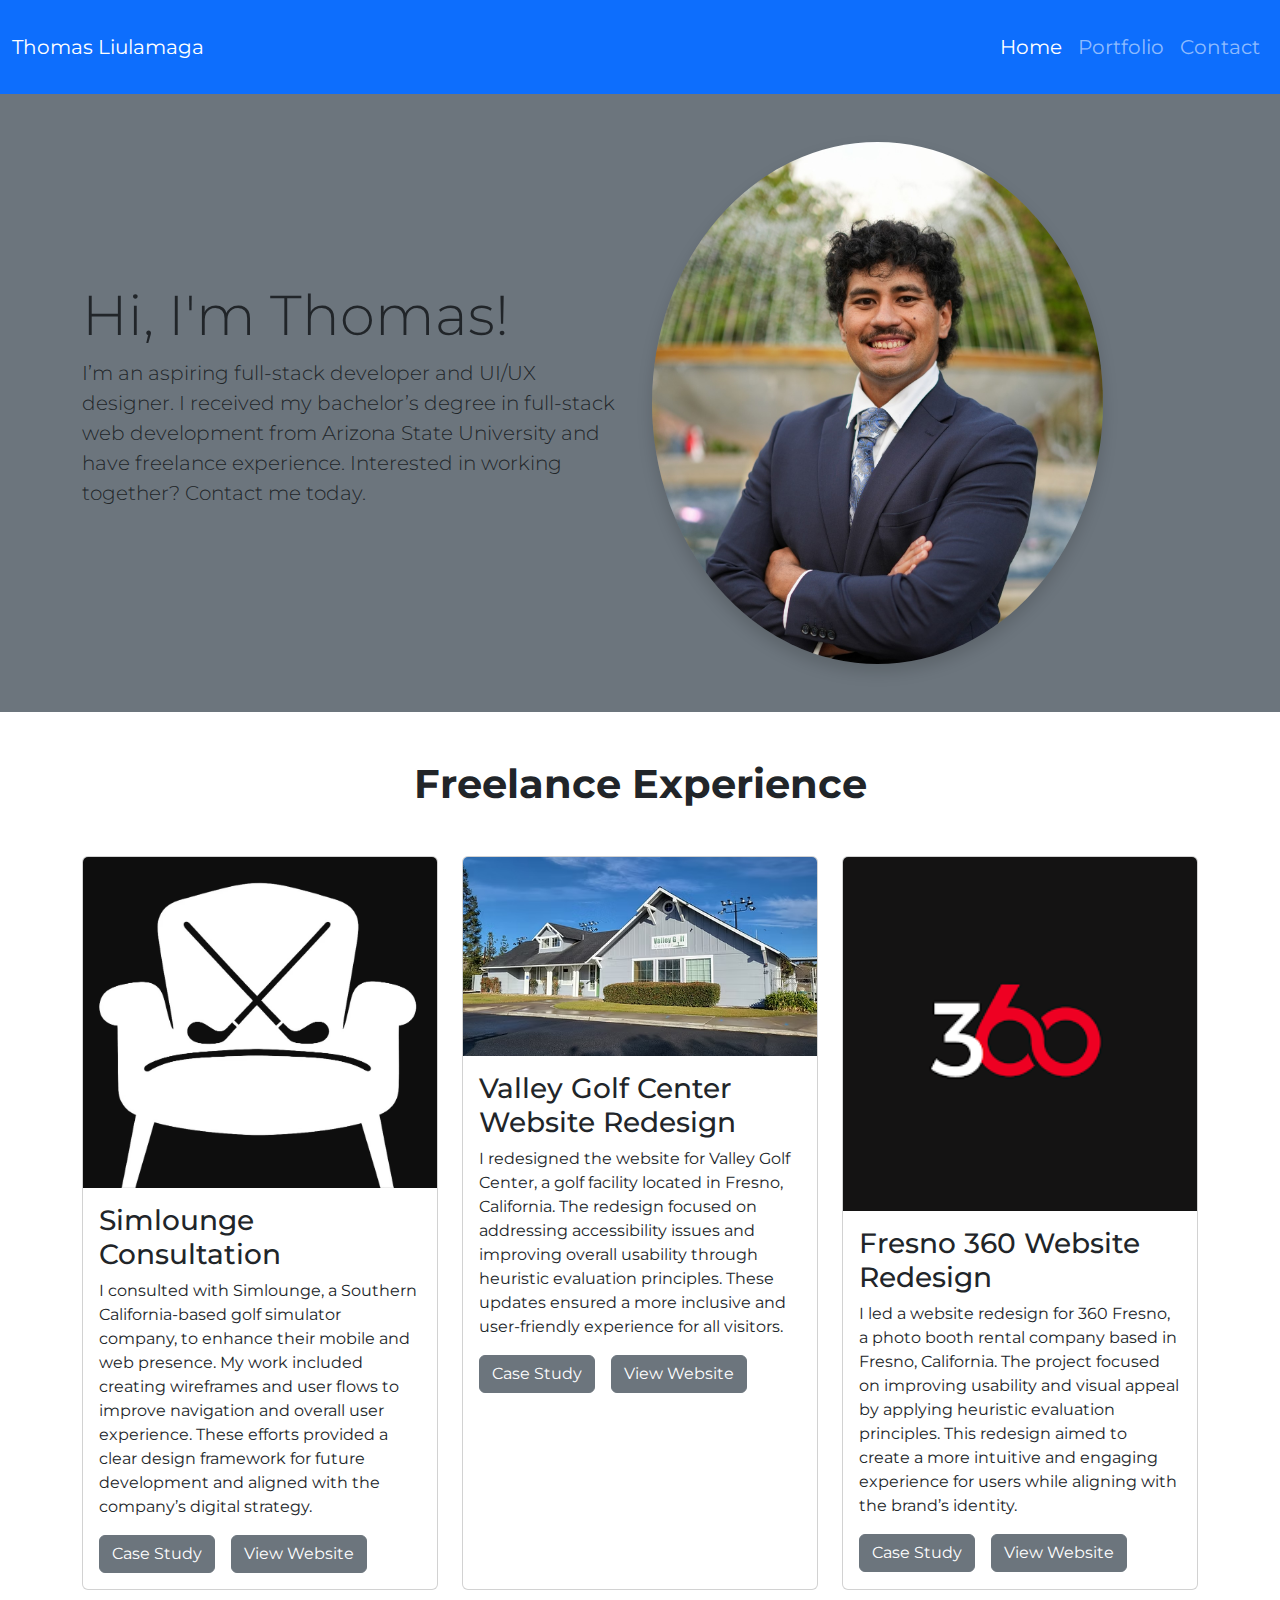
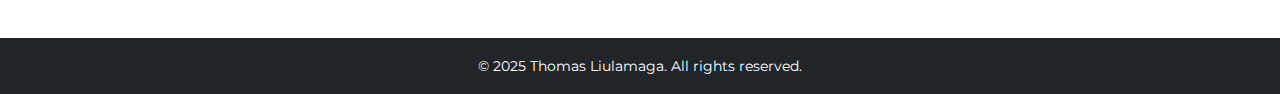
<file: index.html>
<!DOCTYPE html>
<html lang="en">
<head>
	<meta charset="UTF-8">
	<meta name="viewport" content="width=device-width, initial-scale=1.0">
	<title>Thomas Liulamaga</title>
	<meta name="description" content="Showcase of projects by Thomas. View portfolio, contact, and more.">
	<meta name="keywords" content="web development,front-end web dev, UI/UX design, Portfolio, Thomas Liulamaga">
	<meta name="author" content="Thomas Liulamaga">
	<meta property="og:title" content="Thomas's Portfolio">
	<meta property="og:description" content="Explore Thomas Liulamaga's projects">
	<meta property="og:type" content="website">
	<meta property="og:url" content="https://your-portfolio-url.com">
	<meta property="og:image" content="https://your-portfolio-url.com/og-image.jpg">
	<link href="https://cdn.jsdelivr.net/npm/bootstrap@5.3.2/dist/css/bootstrap.min.css" rel="stylesheet">
	<link href="https://fonts.googleapis.com/css2?family=Montserrat:wght@400;700&display=swap" rel="stylesheet">
	<link rel="stylesheet" href="styles.css">
</head>
<body>

<!-- Navbar -->

<nav class="navbar navbar-expand-lg navbar-dark bg-primary py-4">
	<div class="container-fluid">
		<a class="navbar-brand" href="#">Thomas Liulamaga</a>
		<button class="navbar-toggler" type="button" data-bs-toggle="collapse" data-bs-target="#navbarNav" aria-controls="navbarNav" aria-expanded="false" aria-label="Toggle navigation">
			<span class="navbar-toggler-icon"></span>
		</button>
		<div class="collapse navbar-collapse" id="navbarNav">
			<ul class="navbar-nav ms-auto">
				<li class="nav-item fs-5"><a class="nav-link active" href="index.html">Home</a></li>
				<li class="nav-item fs-5"><a class="nav-link" href="portfolio.html">Portfolio</a></li>
				<li class="nav-item fs-5"><a class="nav-link" href="contact.html">Contact</a></li>
			</ul>
		</div>
	</div>
</nav>

<!-- Hero Section -->

<section class="bg-secondary py-5">
	<div class="container">
		<div class="row align-items-center">
			<div class="col-md-6 text-center text-md-start mb-4 mb-md-0">
				<h1 class="display-4 bg-white-text">Hi, I'm Thomas!</h1>
				<p class="lead bg-white-text">I’m an aspiring full‑stack developer and UI/UX designer. I received my bachelor’s degree in full‑stack web development from Arizona State University and have freelance experience. Interested in working together? Contact me today.</p>
			</div>
			<div class="col-md-5 text-center">
				<img src="Assets/DSC05907.jpg" alt="Thomas Liulamaga" class="rounded-circle img-fluid shadow">
			</div>
		</div>
	</div>
</section>

<!-- Portfolio Grid -->

<section id="portfolio" class="container py-5">
	<h2 class="mb-5 text-center fw-bold" style="font-size: 2.5rem;">Freelance Experience</h2>
	<div class="row g-4">
		<div class="col-md-4">
			<div class="card h-100">
				<img src="Assets/Simlounge.png" class="card-img-top" alt="Project 1">
				<div class="card-body">
					<h5 class="card-title fs-3">Simlounge Consultation</h5>
					<p class="card-text fs-6">I consulted with Simlounge, a Southern California-based golf simulator company, to enhance their mobile and web presence. My work included creating wireframes and user flows to improve navigation and overall user experience. These efforts provided a clear design framework for future development and aligned with the company’s digital strategy.</p>
					<div class="d-flex gap-3">
						<a href="Casestudy1.html" class="btn btn-secondary role="button">Case Study</a>
						<a href="https://simlounge.co/" class="btn btn-secondary" role="button">View Website</a>
					</div>
				</div>
			</div>
		</div>
		<div class="col-md-4">
			<div class="card h-100">
				<img src="Assets/ValleyGolfCenter.avif" class="card-img-top" alt="Project 2">
				<div class="card-body">
					<h5 class="card-title fs-3">Valley Golf Center Website Redesign</h5>
					<p class="card-text fs-6">I redesigned the website for Valley Golf Center, a golf facility located in Fresno, California. The redesign focused on addressing accessibility issues and improving overall usability through heuristic evaluation principles. These updates ensured a more inclusive and user-friendly experience for all visitors.</p>
					<div class="d-flex gap-3">
						<a href="Casestudy2.html" class="btn btn-secondary" role="button">Case Study</a>
						<a href="https://tliulamaga.github.io/Git-480-Senior-Project/" class="btn btn-secondary" role="button">View Website</a>
					</div>
				</div>
			</div>
		</div>
		<div class="col-md-4">
			<div class="card h-100">
				<img src="Assets/360Fresno.png" class="card-img-top" alt="Project 3">
				<div class="card-body">
					<h5 class="card-title fs-3">Fresno 360 Website Redesign</h5>
					<p class="card-text fs-6">I led a website redesign for 360 Fresno, a photo booth rental company based in Fresno, California. The project focused on improving usability and visual appeal by applying heuristic evaluation principles. This redesign aimed to create a more intuitive and engaging experience for users while aligning with the brand’s identity.</p>
					<div class="d-flex gap-3">
						<a href="#" class="btn btn-secondary" role="button">Case Study</a>
						<a href="https://www.360photofresno.com/" class="btn btn-secondary" role="button">View Website</a>
					</div>
				</div>
			</div>
		</div>
	</div>
</section>


<!-- Footer -->



<footer class="bg-dark text-white text-center py-3">
	<div class="container">
		<small>&copy; 2025 Thomas Liulamaga. All rights reserved.</small>
	</div>
</footer>

<script src="https://cdn.jsdelivr.net/npm/bootstrap@5.3.2/dist/js/bootstrap.bundle.min.js"></script>
</body>
</html>
</file>
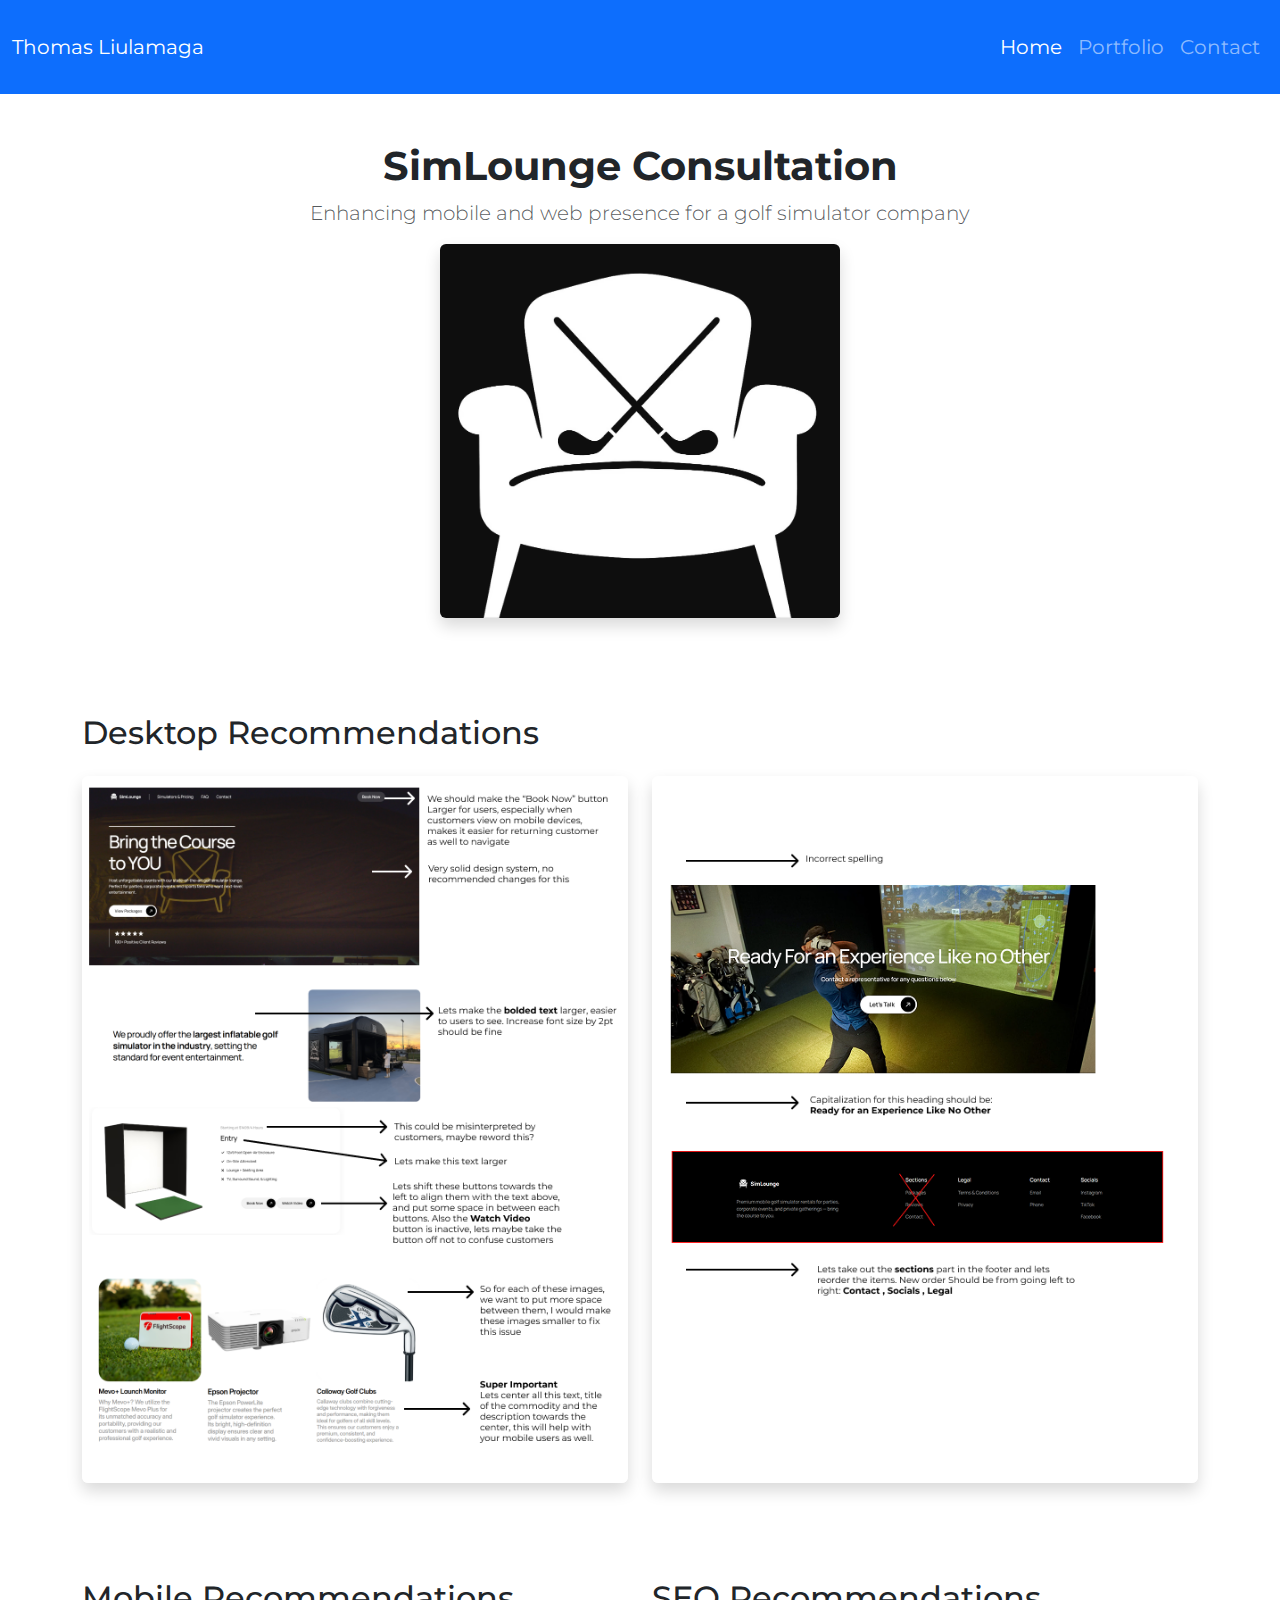
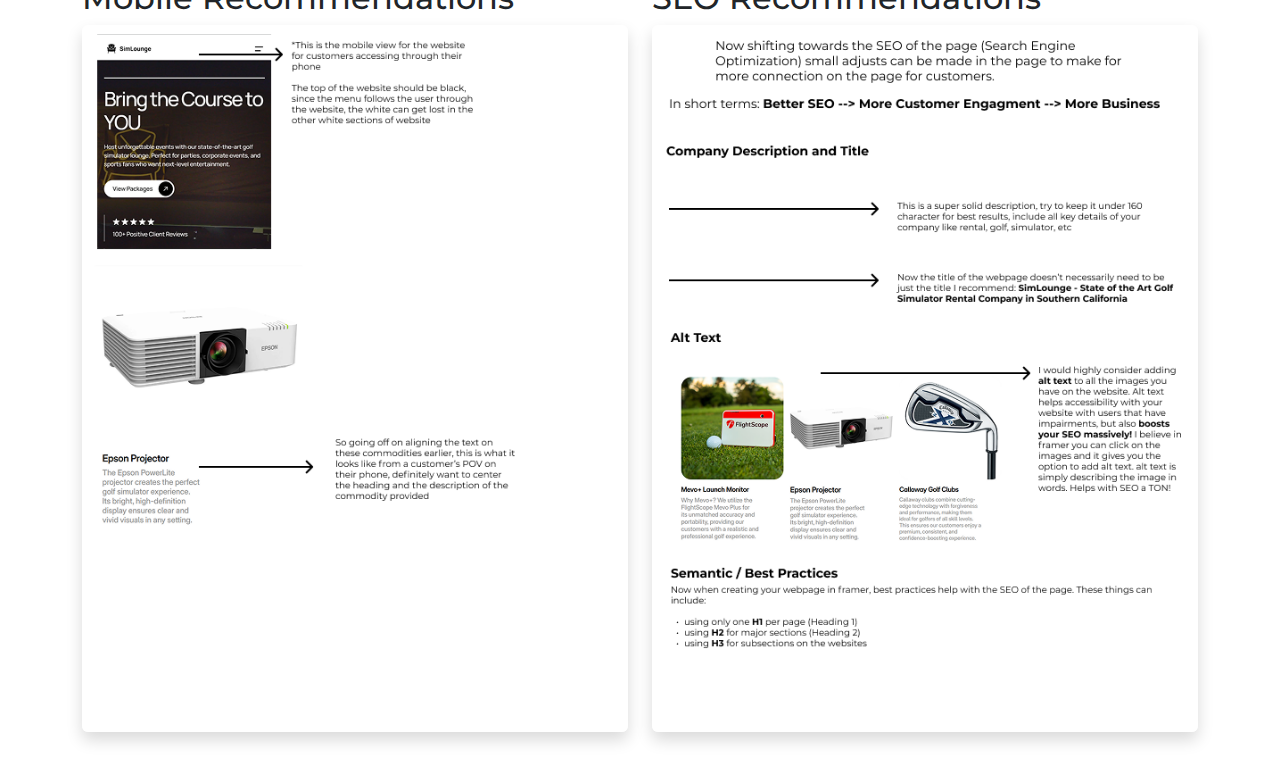
<file: Casestudy1.html>
<!DOCTYPE html>
<html lang="en">
<head>
	<meta charset="UTF-8">
	<meta name="viewport" content="width=device-width, initial-scale=1.0">
	<title>Case Study: SimLounge</title>
	<link href="https://cdn.jsdelivr.net/npm/bootstrap@5.3.2/dist/css/bootstrap.min.css" rel="stylesheet">
	<link href="https://fonts.googleapis.com/css2?family=Montserrat:wght@400;700&display=swap" rel="stylesheet">
	<link rel="stylesheet" href="styles.css">
</head>
<body>    
    <nav class="navbar navbar-expand-lg navbar-dark bg-primary py-4">
	<div class="container-fluid">
		<a class="navbar-brand" href="#">Thomas Liulamaga</a>
		<button class="navbar-toggler" type="button" data-bs-toggle="collapse" data-bs-target="#navbarNav" aria-controls="navbarNav" aria-expanded="false" aria-label="Toggle navigation">
			<span class="navbar-toggler-icon"></span>
		</button>
		<div class="collapse navbar-collapse" id="navbarNav">
			<ul class="navbar-nav ms-auto">
				<li class="nav-item fs-5"><a class="nav-link active" href="index.html">Home</a></li>
				<li class="nav-item fs-5"><a class="nav-link" href="portfolio.html">Portfolio</a></li>
				<li class="nav-item fs-5"><a class="nav-link" href="contact.html">Contact</a></li>
			</ul>
		</div>
	</div>
    </nav>
 <!-- Hero -->
  <header class="container py-5 text-center">
    <h1 class="fw-bold">SimLounge Consultation</h1>
    <p class="lead text-muted">Enhancing mobile and web presence for a golf simulator company</p>
    <img src="Assets/Simlounge.png" alt="SimLounge Consultation" class="img-fluid rounded shadow" style="max-width: 400px;">
  </header>
  <section class="container py-5">
    <div class="row">
      <div class="col-12 mb-3">
        <h2>Desktop Recommendations</h2>
      </div>
      <div class="col-md-6">
        <img src="Assets/SimLounge - Desktop.png" alt="SimLounge Desktop Recommendations" class="img-fluid rounded shadow">
      </div>
      <div class="col-md-6">
        <img src="Assets/SimLounge - Desktop 2.png" alt="SimLounge Desktop Recommendations 2" class="img-fluid rounded shadow">
      </div>
    </div>
  </section>

  <section class="container py-5">
    <div class="row g-4">
      <div class="col-md-6">
        <h2>Mobile Recommendations</h2>
        <img src="Assets/SimLounge - Mobile View.png" alt="SimLounge Mobile Recommendations" class="img-fluid rounded shadow">
      </div>
      <div class="col-md-6">
        <h2>SEO Recommendations</h2>
        <img src="Assets/SimLounge - SEO.png" alt="SimLounge SEO Recommendations" class="img-fluid rounded shadow">
      </div>
    </div>
  </section>

  <script src="https://cdn.jsdelivr.net/npm/bootstrap@5.3.3/dist/js/bootstrap.bundle.min.js"></script>
</body>
</html>
</file>
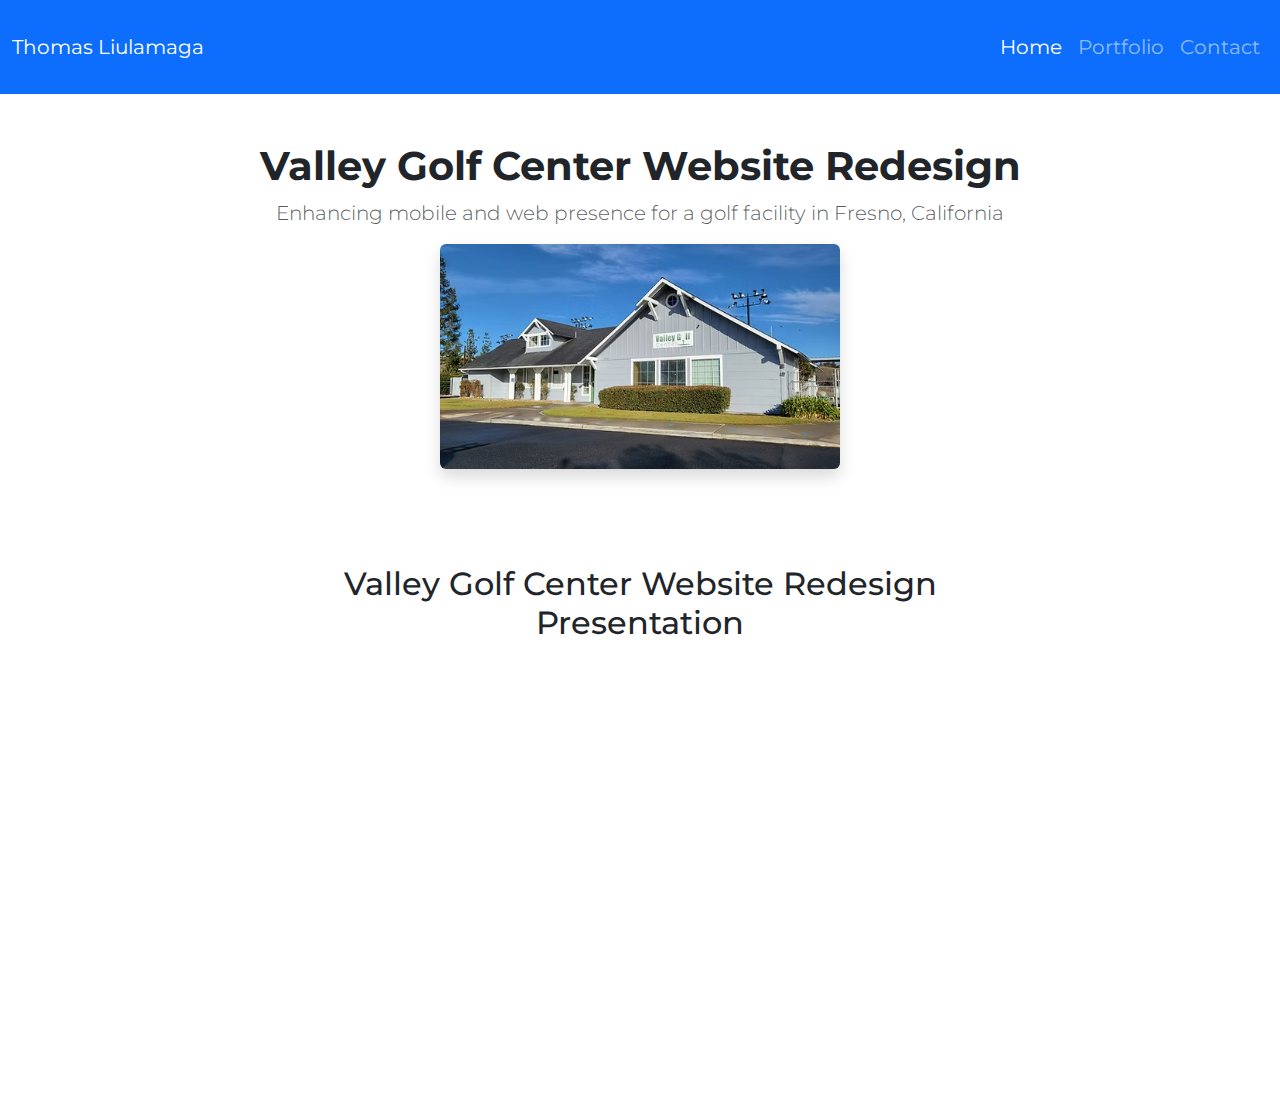
<file: Casestudy2.html>
<!DOCTYPE html>
<html lang="en">
<head>
	<meta charset="UTF-8">
	<meta name="viewport" content="width=device-width, initial-scale=1.0">
	<title>Case Study: Valley golf Center</title>
	<link href="https://cdn.jsdelivr.net/npm/bootstrap@5.3.2/dist/css/bootstrap.min.css" rel="stylesheet">
	<link href="https://fonts.googleapis.com/css2?family=Montserrat:wght@400;700&display=swap" rel="stylesheet">
	<link rel="stylesheet" href="styles.css">
</head>
<body>    
    <nav class="navbar navbar-expand-lg navbar-dark bg-primary py-4">
	<div class="container-fluid">
		<a class="navbar-brand" href="#">Thomas Liulamaga</a>
		<button class="navbar-toggler" type="button" data-bs-toggle="collapse" data-bs-target="#navbarNav" aria-controls="navbarNav" aria-expanded="false" aria-label="Toggle navigation">
			<span class="navbar-toggler-icon"></span>
		</button>
		<div class="collapse navbar-collapse" id="navbarNav">
			<ul class="navbar-nav ms-auto">
				<li class="nav-item fs-5"><a class="nav-link active" href="index.html">Home</a></li>
				<li class="nav-item fs-5"><a class="nav-link" href="portfolio.html">Portfolio</a></li>
				<li class="nav-item fs-5"><a class="nav-link" href="contact.html">Contact</a></li>
			</ul>
		</div>
	</div>
    </nav>
 <!-- Hero -->
  <header class="container py-5 text-center">
    <h1 class="fw-bold">Valley Golf Center Website Redesign</h1>
    <p class="lead text-muted">Enhancing mobile and web presence for a golf facility in Fresno, California</p>
    <img src="Assets/ValleyGolfCenter.avif" alt="Valley Golf Center Website Redesign" class="img-fluid rounded shadow" style="max-width: 400px;">
  </header>

	<section class="container py-5">
		<div class="row g-4">
			<div class="col-md-8 mx-auto text-center">
				<h2>Valley Golf Center Website Redesign Presentation</h2>
				<div class="ratio ratio-16x9 mx-auto" style="max-width:1100px;">
					<iframe src="https://docs.google.com/presentation/d/e/2PACX-1vROU5sUHCYHbRtGXASHn3N3GtZjmUbvn2grwa8VCIl4WwOfp6qILh1i5ks8BEhJ9u30__z3fzRKIHyh/pubembed?start=false&loop=false&delayms=3000" allowfullscreen mozallowfullscreen webkitallowfullscreen></iframe>
				</div>
			</div>
		</div>
	</section>

  <script src="https://cdn.jsdelivr.net/npm/bootstrap@5.3.3/dist/js/bootstrap.bundle.min.js"></script>
</body>
</html>
</file>
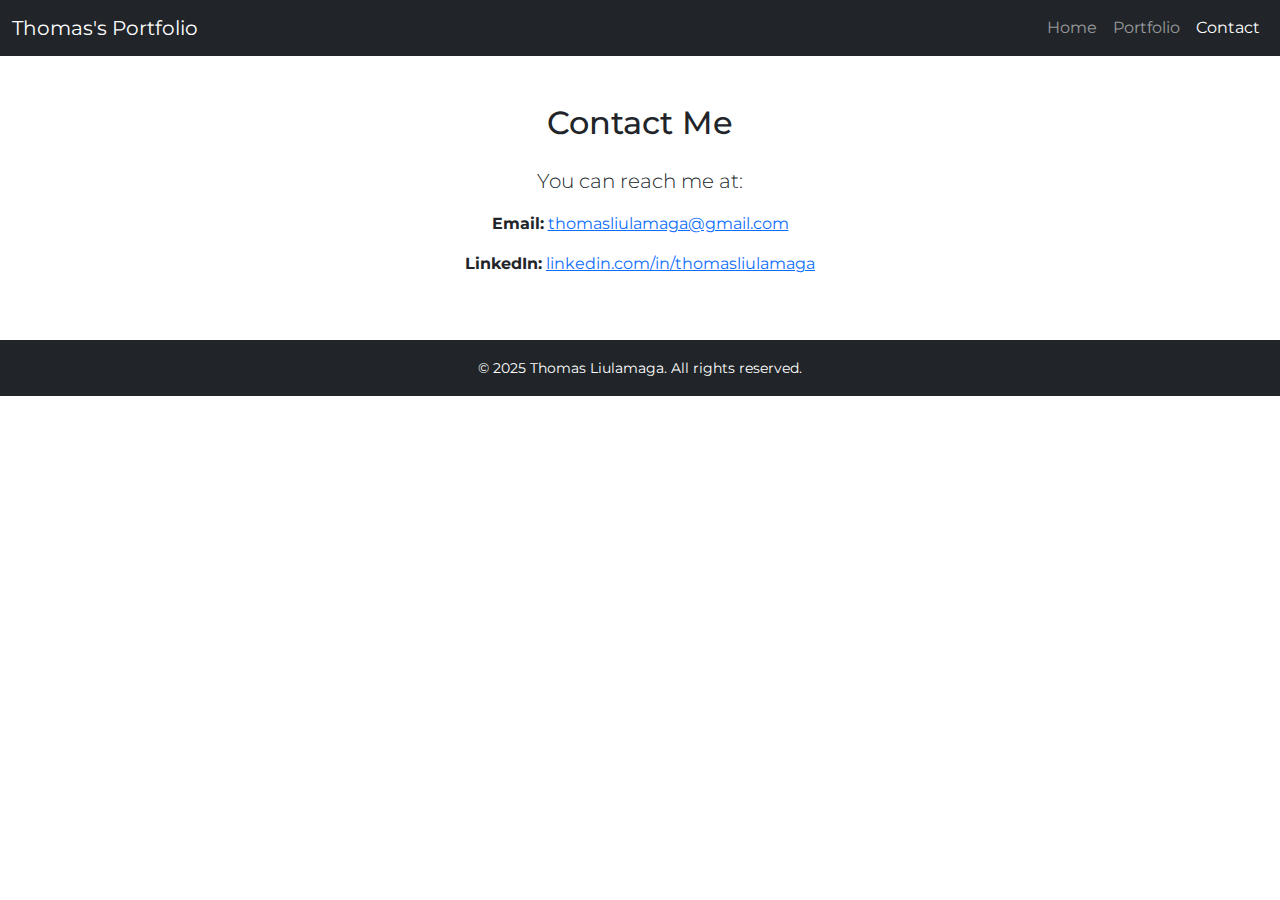
<file: contact.html>
<!DOCTYPE html>
<html lang="en">
<head>
	<meta charset="UTF-8">
	<meta name="viewport" content="width=device-width, initial-scale=1.0">
	<title>Contact - My Portfolio</title>
	<link href="https://cdn.jsdelivr.net/npm/bootstrap@5.3.2/dist/css/bootstrap.min.css" rel="stylesheet">
	<link href="https://fonts.googleapis.com/css2?family=Montserrat:wght@400;700&display=swap" rel="stylesheet">
	<link rel="stylesheet" href="styles.css">
</head>
<body>
<!-- Navbar -->
<nav class="navbar navbar-expand-lg navbar-dark bg-dark">
	<div class="container-fluid">
		<a class="navbar-brand" href="index.html">Thomas's Portfolio</a>
		<button class="navbar-toggler" type="button" data-bs-toggle="collapse" data-bs-target="#navbarNav" aria-controls="navbarNav" aria-expanded="false" aria-label="Toggle navigation">
			<span class="navbar-toggler-icon"></span>
		</button>
		<div class="collapse navbar-collapse" id="navbarNav">
			<ul class="navbar-nav ms-auto">
				<li class="nav-item"><a class="nav-link" href="index.html">Home</a></li>
				<li class="nav-item"><a class="nav-link" href="portfolio.html">Portfolio</a></li>
				<li class="nav-item"><a class="nav-link active" href="contact.html">Contact</a></li>
			</ul>
		</div>
	</div>
</nav>
<!-- Contact Info -->
<section class="container py-5">
	<h2 class="mb-4 text-center">Contact Me</h2>
	<div class="row justify-content-center">
		<div class="col-md-6 text-center">
			<p class="lead">You can reach me at:</p>
			<p><strong>Email:</strong> <a href="mailto:thomasliulamaga@gmail.com">thomasliulamaga@gmail.com</a></p>
			<p><strong>LinkedIn:</strong> <a href="#">linkedin.com/in/thomasliulamaga</a></p>
		</div>
	</div>
</section>
<!-- Footer -->
<footer class="bg-dark text-white text-center py-3">
	<div class="container">
		<small>&copy; 2025 Thomas Liulamaga. All rights reserved.</small>
	</div>
</footer>
<script src="https://cdn.jsdelivr.net/npm/bootstrap@5.3.2/dist/js/bootstrap.bundle.min.js"></script>
</body>
</html>
</file>
<file: styles.css>
body {
  font-family: 'Montserrat', Arial, sans-serif;
}
</file>
